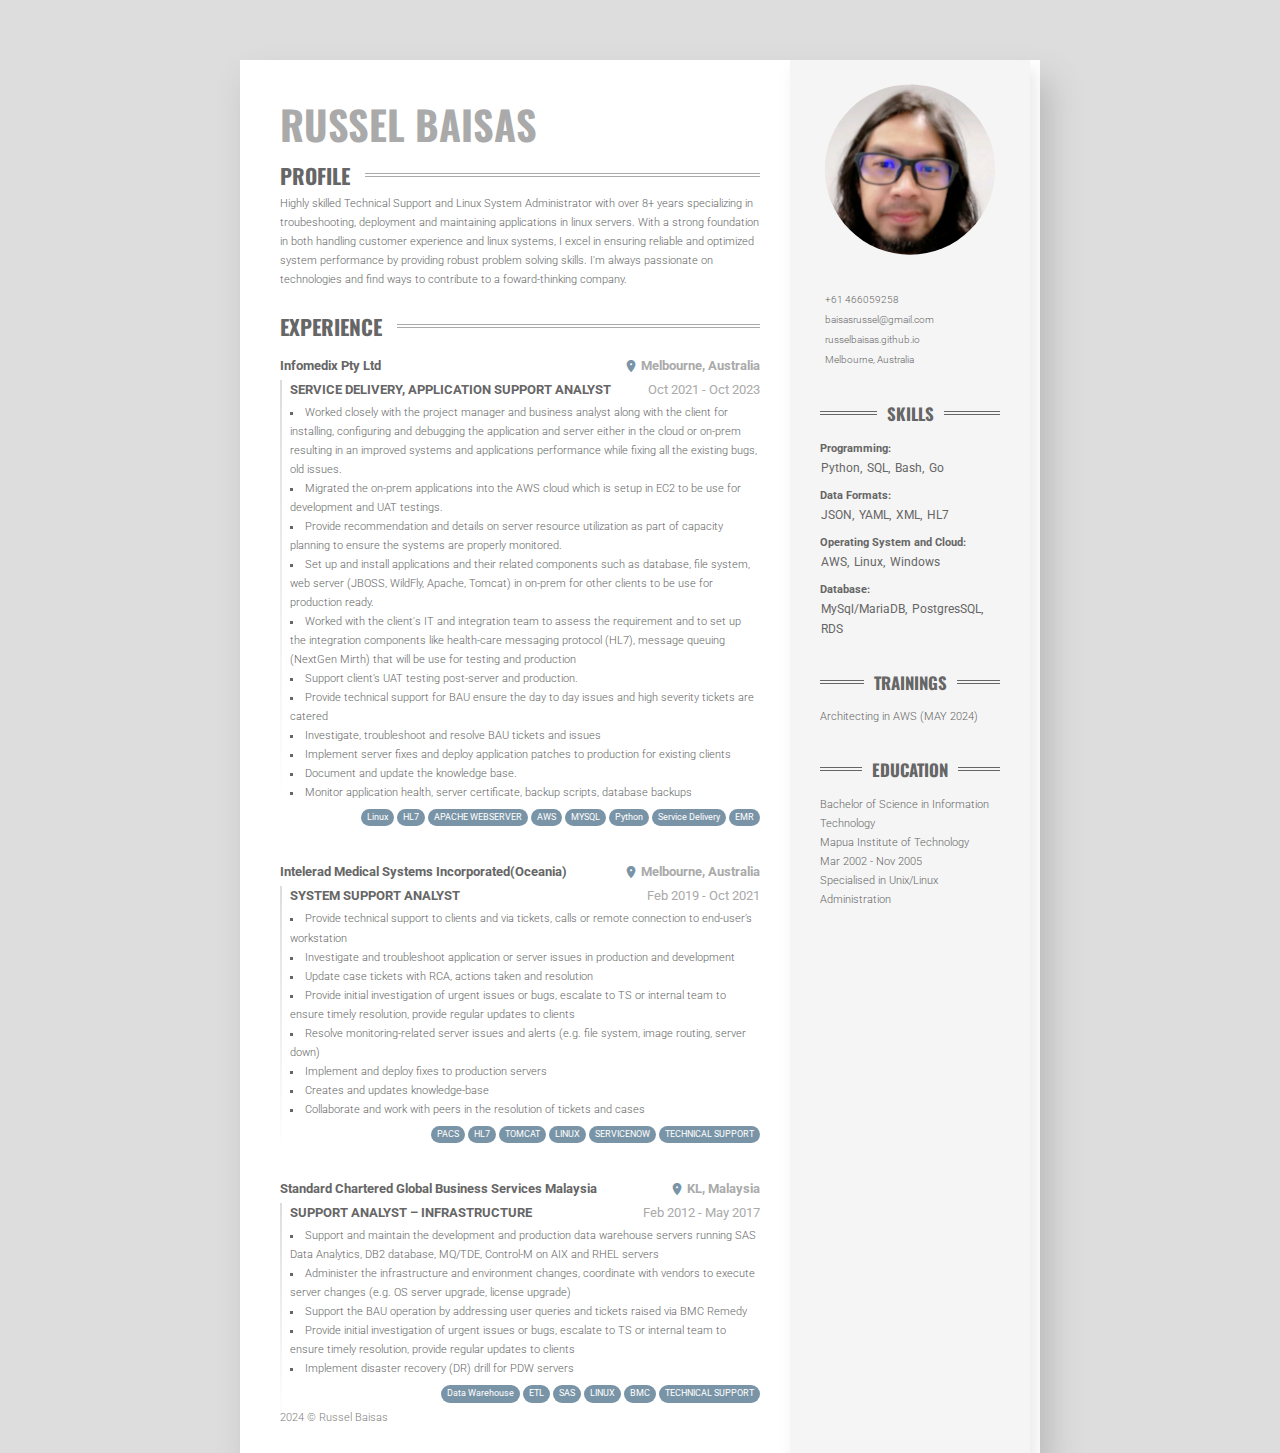
<file: index.html>
<!DOCTYPE html>
<html lang="en">
    

<head>
	<meta name="generator" content="Hugo 0.80.0" />
    <meta charset="UTF-8">
    <meta name="viewport" content="width=device-width, initial-scale=1.0">
    <title>Russel Baisas CV</title>

    <link rel="canonical" href="https://example.com/" />
    <link rel="stylesheet" href="https://fonts.googleapis.com/css?family=Oswald" />
    <link rel="stylesheet" href="https://fonts.googleapis.com/css?family=Roboto" />
    <link rel="stylesheet" href="https://fonts.googleapis.com/icon?family=Material+Icons" />
    <link rel="stylesheet" href="https://cdnjs.cloudflare.com/ajax/libs/font-awesome/5.15.3/css/all.min.css" integrity="sha512-iBBXm8fW90+nuLcSKlbmrPcLa0OT92xO1BIsZ+ywDWZCvqsWgccV3gFoRBv0z+8dLJgyAHIhR35VZc2oM/gI1w==" crossorigin="anonymous" referrerpolicy="no-referrer" />
    <link rel="stylesheet" href="/style.main.min.72d0315e559118777537fc507db2643f57fd888dc6da8320a43809a7f0e23f20.css" integrity="sha256-ctAxXlWRGHd1N/xQfbJkP1f9iI3G2oMgpDgJp/DiPyA=" crossorigin="anonymous" media="screen,print" />

    
        <meta property="og:title" content="Russel Baisas CV" />
        <meta property="og:url" content="https://example.com/" />
        <meta property="og:type" content="website" />
        
            <meta property="og:image" content="https://example.com/img/avatar.jpg" />
        
        
            <meta property="og:description" content="Highly skilled Technical Support and Linux System Administrator with over 8&#43; years specializing in troubeshooting, deployment and maintaining applications in linux servers. With a strong foundation in …" />
            <meta name="description" content="Highly skilled Technical Support and Linux System Administrator with over 8&#43; years specializing in troubeshooting, deployment and maintaining applications in linux servers. With a strong foundation in …" />
        
    

    
</head>

<body>
    <div class="content">
        
        <div class="content__left">
        
            <h1 class="mainHeading">Russel Baisas</h1>
            
<div id="profile" class="section">
    <div class="section__heading">
        <h2 class="section__title">Profile</h2>
    </div>
    <div class="section__content">
        <p>Highly skilled Technical Support and Linux System Administrator with over 8+ years specializing in troubeshooting, deployment and maintaining applications in linux servers. With a strong foundation in both handling customer experience and linux systems, I excel in ensuring reliable and optimized system performance by providing robust problem solving skills. I'm always passionate on technologies and find ways to contribute to a foward-thinking company.</p>
    </div>
</div>


            
<div id="experience" class="section">
    <div class="section__heading">
        <h2 class="section__title">Experience</h2>
    </div>
    <div class="section__content">
        <div class="experience">
            
            
            <div class="experience__item">
            
                <div class="experience__header">
                    <h3 class="experience__company">
                        Infomedix Pty Ltd
                    </h3>
                    <h3 class="experience__place">Melbourne, Australia</h3>
                </div>
                
                <div class="experience__job">
                    <div class="experience__subheader">
                        <h3 class="experience__position">
                            Service Delivery, Application Support Analyst
                        </h3>
                        <h3 class="experience__date">Oct 2021 - Oct 2023</h3>
                    </div>
                    <ul>
                        
                        <li class="experience__bullet">Worked closely with the project manager and business analyst along with the client for installing, configuring and debugging the application and server either in the cloud or on-prem resulting in an improved systems and applications performance while fixing all the existing bugs, old issues.</li>
                        
                        <li class="experience__bullet">Migrated the on-prem applications into the AWS cloud which is setup in EC2 to be use for development and UAT testings.</li>
                        
                        <li class="experience__bullet">Provide recommendation and details on server resource utilization as part of capacity planning to ensure the systems are properly monitored.</li>
                        
                        <li class="experience__bullet">Set up and install applications and their related components such as database, file system, web server (JBOSS, WildFly, Apache, Tomcat) in on-prem for other clients to be use for production ready.</li>
                        
                        <li class="experience__bullet">Worked with the client's IT and integration team to assess the requirement and to set up the integration components like health-care messaging protocol (HL7), message queuing (NextGen Mirth) that will be use for testing and production</li>
                        
                        <li class="experience__bullet">Support client’s UAT testing post-server and production.</li>
                        
                        <li class="experience__bullet">Provide technical support for BAU ensure the day to day issues and high severity tickets are catered</li>
                        
                        <li class="experience__bullet">Investigate, troubleshoot and resolve BAU tickets and issues</li>
                        
                        <li class="experience__bullet">Implement server fixes and deploy application patches to production for existing clients</li>
                        
                        <li class="experience__bullet">Document and update the knowledge base.</li>
                        
                        <li class="experience__bullet">Monitor application health, server certificate, backup scripts, database backups</li>
                        
                    </ul>
                    <div class="experience__badges">
                        <ul>
                            
                            <li class="experience__badge">Linux</li>
                            
                            <li class="experience__badge">HL7</li>
                            
                            <li class="experience__badge">APACHE WEBSERVER</li>
                            
                            <li class="experience__badge">AWS</li>
                            
                            <li class="experience__badge">MYSQL</li>
                            
                            <li class="experience__badge">Python</li>
                            
                            <li class="experience__badge">Service Delivery</li>
                            
                            <li class="experience__badge">EMR</li>
                            
                        </ul>
                    </div>
                </div>
                
            </div>
            
            
            <div class="experience__item">
            
                <div class="experience__header">
                    <h3 class="experience__company">
                        Intelerad Medical Systems Incorporated(Oceania)
                    </h3>
                    <h3 class="experience__place">Melbourne, Australia</h3>
                </div>
                
                <div class="experience__job">
                    <div class="experience__subheader">
                        <h3 class="experience__position">
                            System Support Analyst
                        </h3>
                        <h3 class="experience__date">Feb 2019 - Oct 2021</h3>
                    </div>
                    <ul>
                        
                        <li class="experience__bullet">Provide technical support to clients and  via tickets, calls or remote connection to end-user’s workstation</li>
                        
                        <li class="experience__bullet">Investigate and troubleshoot application or server issues in production and development</li>
                        
                        <li class="experience__bullet">Update case tickets with RCA, actions taken and resolution</li>
                        
                        <li class="experience__bullet">Provide initial investigation of urgent issues or bugs, escalate to TS or internal team to ensure timely resolution, provide regular updates to clients</li>
                        
                        <li class="experience__bullet">Resolve monitoring-related server issues and alerts (e.g. file system, image routing, server down)</li>
                        
                        <li class="experience__bullet">Implement and deploy fixes to production servers</li>
                        
                        <li class="experience__bullet">Creates and updates knowledge-base</li>
                        
                        <li class="experience__bullet">Collaborate and work with peers in the resolution of tickets and cases</li>
                        
                    </ul>
                    <div class="experience__badges">
                        <ul>
                            
                            <li class="experience__badge">PACS</li>
                            
                            <li class="experience__badge">HL7</li>
                            
                            <li class="experience__badge">TOMCAT</li>
                            
                            <li class="experience__badge">LINUX</li>
                            
                            <li class="experience__badge">SERVICENOW</li>
                            
                            <li class="experience__badge">TECHNICAL SUPPORT</li>
                            
                        </ul>
                    </div>
                </div>
                
            </div>
            
            
            <div class="experience__item">
            
                <div class="experience__header">
                    <h3 class="experience__company">
                        Standard Chartered Global Business Services Malaysia
                    </h3>
                    <h3 class="experience__place">KL, Malaysia</h3>
                </div>
                
                <div class="experience__job">
                    <div class="experience__subheader">
                        <h3 class="experience__position">
                            Support Analyst – Infrastructure
                        </h3>
                        <h3 class="experience__date">Feb 2012 - May 2017</h3>
                    </div>
                    <ul>
                        
                        <li class="experience__bullet">Support and maintain the development and production data warehouse servers running SAS Data Analytics, DB2 database, MQ/TDE, Control-M on AIX and RHEL servers</li>
                        
                        <li class="experience__bullet">Administer the infrastructure and environment changes, coordinate with vendors to execute server changes (e.g. OS server upgrade, license upgrade)</li>
                        
                        <li class="experience__bullet">Support the BAU operation by addressing user queries and tickets raised via BMC Remedy</li>
                        
                        <li class="experience__bullet">Provide initial investigation of urgent issues or bugs, escalate to TS or internal team to ensure timely resolution, provide regular updates to clients</li>
                        
                        <li class="experience__bullet">Implement disaster recovery (DR) drill for PDW servers</li>
                        
                    </ul>
                    <div class="experience__badges">
                        <ul>
                            
                            <li class="experience__badge">Data Warehouse</li>
                            
                            <li class="experience__badge">ETL</li>
                            
                            <li class="experience__badge">SAS</li>
                            
                            <li class="experience__badge">LINUX</li>
                            
                            <li class="experience__badge">BMC</li>
                            
                            <li class="experience__badge">TECHNICAL SUPPORT</li>
                            
                        </ul>
                    </div>
                </div>
                
            </div>
            
        </div>
    </div>
</div>


            

        </div>
        
        <div class="content__right">
        
            
    <div class="sideSection avatar">
        <div class="avatar__container">
            <img class="avatar__img" src="img/avatar.jpg" alt="photo of me">
        </div>
    </div>

            
<div class="sideSection contact">
    <ul>
        
        <li class="contact__item">
            <i class="fas fa-phone"></i><span>+61 466059258</span>
        </li>
        
        <li class="contact__item">
            <i class="fas fa-envelope"></i><span>baisasrussel@gmail.com</span>
        </li>
        
        <li class="contact__item">
            <i class="fas fa-globe"></i><span><a class="contact__link" href="https://russelbaisas.github.io" target="_blank">russelbaisas.github.io</a></span>
        </li>
        
        <li class="contact__item">
            <i class="fas fa-map-marker-alt"></i><span>Melbourne, Australia</span>
        </li>
        
    </ul>
</div>


            
<div class="sideSection">
    <div class="sideSection__heading">
        <h2 class="sideSection__title">Skills</h2>
    </div>
    <div class="sideSection__content">
        <ul class="skills">
            <li>
                
                <ul class="skills__group">
                    <span>Programming</span>
                    <br>
                    
                    <li>Python</li>
                    
                    <li>SQL</li>
                    
                    <li>Bash</li>
                    
                    <li>Go</li>
                    
                </ul>
                
                <ul class="skills__group">
                    <span>Data Formats</span>
                    <br>
                    
                    <li>JSON</li>
                    
                    <li>YAML</li>
                    
                    <li>XML</li>
                    
                    <li>HL7</li>
                    
                </ul>
                
                <ul class="skills__group">
                    <span>Operating System and Cloud</span>
                    <br>
                    
                    <li>AWS</li>
                    
                    <li>Linux</li>
                    
                    <li>Windows</li>
                    
                </ul>
                
                <ul class="skills__group">
                    <span>Database</span>
                    <br>
                    
                    <li>MySql/MariaDB</li>
                    
                    <li>PostgresSQL</li>
                    
                    <li>RDS</li>
                    
                </ul>
                
            </li>
        </ul>
    </div>
</div>


            

            
<div class="sideSection">
    <div class="sideSection__heading">
        <h2 class="sideSection__title">Trainings</h2>
    </div>
    <div class="sideSection__content">
        <ul>
            
            <li>Architecting in AWS (MAY 2024)</li>
            
        </ul>
    </div>
</div>


            

            
<div class="sideSection">
    <div class="sideSection__heading">
        <h2 class="sideSection__title">Education</h2>
    </div>
    <div class="sideSection__content">
        <ul class="education">
            
            <li class="education__item">
                <div class="education__title">Bachelor of Science in Information Technology</div>
                <div class="education__place">Mapua Institute of Technology</div>
                <div class="education__date">Mar 2002 - Nov 2005</div>
                <div class="education__description">Specialised in Unix/Linux Administration</div>
            </li>
            
        </ul>
    </div>
</div>





        </div>
    </div>
</body>
</html>
</file>
<file: style.main.min.72d0315e559118777537fc507db2643f57fd888dc6da8320a43809a7f0e23f20.css>
@charset "UTF-8";.content{position:absolute;overflow:hidden}.content__left{float:left;width:56rem;height:100%;padding:3rem 4rem}@media screen{.content__left::after{content:'2024 © Russel Baisas';height:4rem;width:100%;position:absolute;bottom:.5rem;color:gray}}.content__right{position:absolute;float:right;width:24rem;background-color:#f5f5f5;color:#666;height:100%;padding:2rem 3rem;right:1rem;-webkit-box-shadow:.5rem 1rem 1.5rem rgba(102,102,102,.15);-moz-box-shadow:.5rem 1rem 1.5rem rgba(102,102,102,.15);box-shadow:.5rem 1rem 1.5rem rgba(102,102,102,.15)}.content__swapped__left{float:right}.content__swapped__right{float:left;left:1rem}*,*::after,*::before{margin:0;padding:0;box-sizing:inherit}html{font-size:62.5%;background-color:#ddd}@media print{html{background-color:#fff}}.content{width:80rem;min-height:113.16129036rem;background-color:#fff}@media screen and (min-width:60rem){.content{margin:6rem 0;-webkit-box-shadow:1rem 2rem 3rem rgba(102,102,102,.3);-moz-box-shadow:1rem 2rem 3rem rgba(102,102,102,.3);box-shadow:1rem 2rem 3rem rgba(102,102,102,.3);position:absolute;left:50%;transform:translateX(-50%)}}@media print{.content{margin:0;height:226.32258071rem}}body{box-sizing:border-box;margin:0}@media print{@page{margin:0;size:A4}footer{page-break-after:always}}::selection{color:#fff;background-color:rgba(95,123,143,.6)}body{font-family:roboto,sans-serif;font-weight:300;line-height:1.7;font-size:1.12rem;color:#666}.mainHeading{text-transform:uppercase;font-size:4rem;color:#aaa}.mainHeading span{color:#7a94a7}.section__title{font-size:2.1rem;color:#666}h1,h2{text-transform:uppercase;font-family:oswald,sans-serif}.section{display:block;margin-bottom:2rem}.section__heading{width:100%;overflow:hidden}.section__title{position:relative}.section__title::after{content:'';position:absolute;border-top:1px solid;border-bottom:1px solid;border-color:#aaa;width:50rem;height:4px;margin-left:1.5rem;margin-top:1.5rem;transition:all .5s ease-in-out}.section__title:hover::after{border-color:#7a94a7}.sideSection{display:block;margin-bottom:3rem}@media print{.sideSection{page-break-inside:avoid}}.sideSection__heading{width:100%;overflow:hidden;text-align:center;margin-bottom:1rem;color:#666}.sideSection__title{position:relative}.sideSection__title::after,.sideSection__title::before{content:'';position:absolute;border-top:1px solid #666;border-bottom:1px solid #666;width:10rem;height:4px;margin-top:1.1rem}.sideSection__title::after{margin-left:1rem}.sideSection__title::before{margin-left:-11rem}.sideSection li{list-style:none}.experience__extra_padding{padding-top:4rem!important}.experience__item{display:block;position:relative;margin-bottom:10px;margin-top:10px}@media print{.experience__item{page-break-inside:avoid}}.experience__item:not(:first-child){padding-top:1.5rem}.experience__item::before{content:"";height:90%;width:1.5px;position:absolute;background:linear-gradient(#ddd,rgba(255,255,255,0));margin-top:25px}.experience__header,.experience__subheader{display:flex;width:100%;height:2.4rem}.experience__job{position:relative;transition:transform .2s cubic-bezier(.63,.21,.76,1.58);margin-bottom:2rem}.experience__job:hover{transform:translateX(.5rem)}.experience__company,.experience__position{text-align:left;width:70%;float:left}.experience__company{color:#666}.experience__position{text-transform:uppercase;font-size:1.3rem;color:#666;margin-left:1rem}.experience__date,.experience__place{float:right;text-align:right;width:30%;color:#aaa}.experience__date{font-weight:400}.experience__place::before{font-family:material icons;color:#7a94a7;font-size:1.4rem;content:'place';display:inline-block;padding-right:3px;vertical-align:middle;font-weight:900}.experience__bullet{list-style:square inside;margin-left:1rem}.experience__badges{display:block;text-align:right;margin-top:.5rem;margin-bottom:.5rem}.experience__badge{font-size:.9rem;font-weight:400;display:inline-block;background-color:#7a94a7;color:#fff;border-radius:1rem;padding:.1rem .6rem}.education__item{display:table;width:100%}.education__name,.education__level{display:table-cell;width:50%}.education__level{text-align:right}.references__item{display:inline-block;min-width:49%}@media print{.references__item{page-break-inside:avoid}}.references__item:not(:first-child){padding-top:1.5rem}.references__header,.references__subheader{display:block;width:100%}.references__subheader{margin-bottom:.5rem}.references__person{position:relative;transition:transform .2s cubic-bezier(.63,.21,.76,1.58)}.references__person:hover{transform:translateX(.5rem)}.references__name,.references__relation{text-align:left;width:100%;color:#666}.references__contact{position:relative;font-size:1rem}.references__contact>i{background-color:#7a94a7;color:#fff;font-size:1rem;text-align:center;border-radius:50%;padding-top:.5rem;width:2rem;height:2rem;margin-right:.5rem;margin-bottom:.5rem}.references__contact>span{position:absolute;top:50%;transform:translateY(-50%);min-height:1.5rem;line-height:1.2rem}.references li{list-style:none}.contact{line-height:2rem}.contact__item{position:relative;font-size:1rem}.contact__item>i{background-color:#7a94a7;color:#fff;font-size:1rem;text-align:center;border-radius:50%;padding-top:.5rem;width:2rem;height:2rem;margin-right:.5rem;margin-bottom:.5rem}.contact__item>span{position:absolute;top:50%;transform:translateY(-50%)}.contact__link{text-decoration:none;color:#666}.avatar{width:100%;height:18rem;position:relative;overflow:hidden}.avatar__container{position:absolute;left:50%;transform:translateX(-50%);width:100%;clip-path:circle(50% at 50% 56%);height:16rem;text-align:center;transition:all .3s cubic-bezier(.63,.21,.76,1.58)}.avatar__container:hover{width:110%}.avatar__img{object-fit:cover;width:110%;transition:all .3s cubic-bezier(.63,.21,.76,1.58);position:absolute;top:50%;left:50%;transform:translateX(-50%)translateY(-50%)}.avatar__img:hover{width:105%}.skills__group{margin-bottom:.8rem}.skills__group span{font-weight:700;display:inline-block}.skills__group span::after{content:":"}.skills__group span:hover~li{background-color:#7a94a7;color:#fff}.skills__group li{display:inline-block;font-size:105%;font-weight:400;transition:all .2s ease-in-out;padding:0 1px;border-radius:2px}.skills__group li:not(:last-child)::after{content:", "}.skills__group li:hover{background-color:#7a94a7;color:#fff}.language__item{display:table;width:100%}.language__name,.language__level{display:table-cell;width:50%}.language__level{text-align:right}.interests{display:block;-moz-column-count:2;column-count:2;width:100%;text-align:right}@media print{.interests{page-break-inside:avoid}}.interests__item:nth-child(n+4){text-align:left}.pageNotFound{padding-top:8rem;position:absolute;left:50%;transform:translateX(-50%)}.pageNotFound__text{padding-top:3rem}
</file>
